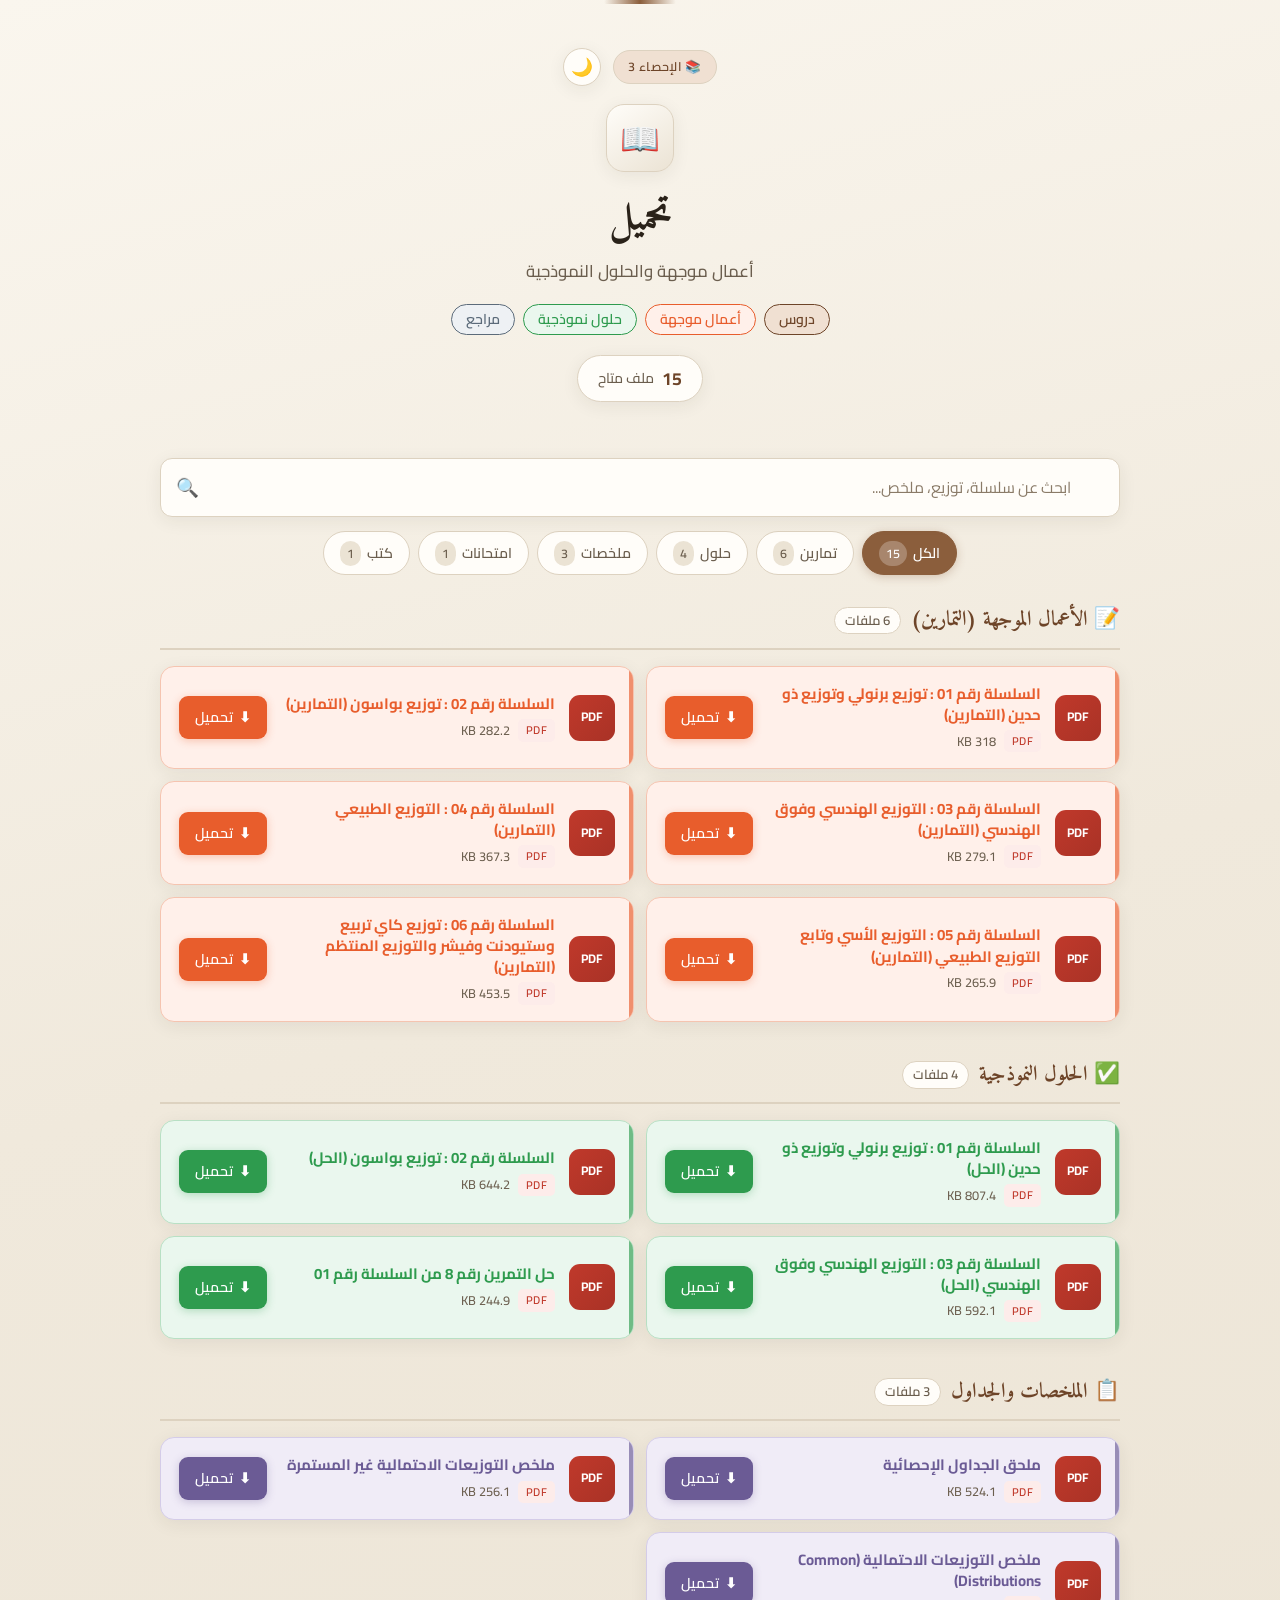
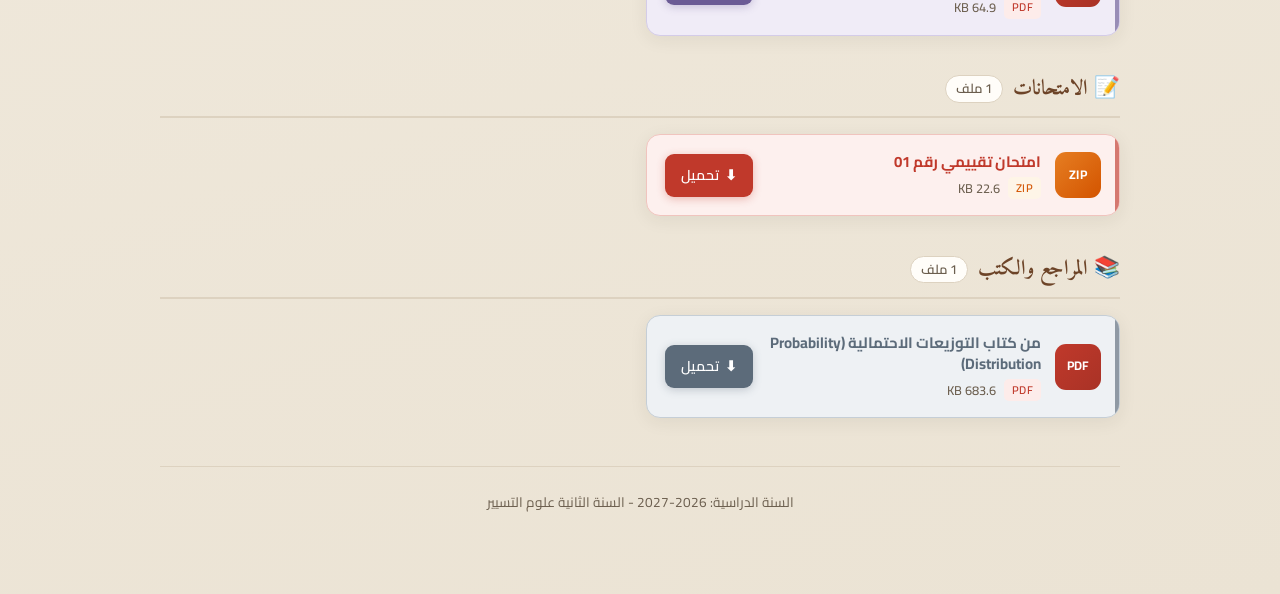
<file: stat3/index.html>
<!DOCTYPE html>
<html lang="ar" dir="rtl">
<head>
	<meta charset="UTF-8">
	<meta name="viewport" content="width=device-width, initial-scale=1.0">
	<title>الأعمال الموجهة – الإحصاء 3</title>
	<link rel="preconnect" href="https://fonts.googleapis.com">
	<link rel="preconnect" href="https://fonts.gstatic.com" crossorigin>
	<link href="https://fonts.googleapis.com/css2?family=Amiri:wght@400;700&family=Cairo:wght@400;500;600;700&display=swap" rel="stylesheet">
	<link rel="icon" type="image/png" href="education-icon.png" sizes="32x32">
	<meta property="og:image" content="education-icon.png">
	<style>
		:root {
			--bg: #f6f1e7;
			--bg-gradient: linear-gradient(165deg, #faf6ee 0%, #f0e9dc 45%, #ebe3d4 100%);
			--paper: #fffdf9;
			--paper-hover: #fff9f0;
			--ink: #2a2219;
			--muted: #6b5e4e;
			--muted-light: #8a7b68;
			--accent: #8b5e3c;
			--accent-light: #f0e0d2;
			--accent-dark: #6d4428;
			--border: #ddd2c0;
			--border-light: #ebe3d4;
			--shadow: 0 4px 18px rgba(44, 36, 27, 0.07);
			--shadow-hover: 0 12px 32px rgba(44, 36, 27, 0.12);
			--radius: 14px;
			--radius-sm: 10px;
			--transition: 0.22s cubic-bezier(0.4, 0, 0.2, 1);

			/* Categories */
			--exo: #e85d2c;
			--exo-bg: #fff0ea;
			--exo-border: #f5c4b0;
			--sol: #2e9b4e;
			--sol-bg: #eaf7ee;
			--sol-border: #b8e0c4;
			--book: #5c6b7a;
			--book-bg: #eef1f4;
			--book-border: #c5ced6;
			--sum: #6b5b95;
			--sum-bg: #f0ecf7;
			--sum-border: #d4cce8;
			--exam: #c0392b;
			--exam-bg: #fdf0ee;
			--exam-border: #f0c4be;
		}

		[data-theme="dark"] {
			--bg: #1a1714;
			--bg-gradient: linear-gradient(165deg, #1f1b17 0%, #181511 100%);
			--paper: #25211c;
			--paper-hover: #2e2923;
			--ink: #f0e9dc;
			--muted: #a89880;
			--muted-light: #8a7b68;
			--accent: #c48a5e;
			--accent-light: #3d3228;
			--accent-dark: #e0b08a;
			--border: #3d342c;
			--border-light: #322b24;
			--shadow: 0 4px 20px rgba(0, 0, 0, 0.35);
			--shadow-hover: 0 12px 36px rgba(0, 0, 0, 0.45);

			--exo-bg: #3a241c;
			--exo-border: #5c3a2e;
			--sol-bg: #1e3224;
			--sol-border: #2e4a36;
			--book-bg: #252a30;
			--book-border: #3a424c;
			--sum-bg: #2a2535;
			--sum-border: #3d3650;
			--exam-bg: #35221e;
			--exam-border: #4a322c;
		}

		* {
			box-sizing: border-box;
			margin: 0;
			padding: 0;
		}

		body {
			font-family: 'Cairo', 'Segoe UI', Tahoma, sans-serif;
			background: var(--bg);
			background-image: var(--bg-gradient);
			color: var(--ink);
			min-height: 100vh;
			line-height: 1.65;
			padding: 0 16px 80px;
			transition: background 0.3s ease, color 0.3s ease;
		}

		/* ── Header ── */
		.library-header {
			max-width: 960px;
			margin: 0 auto 28px;
			padding: 48px 20px 28px;
			text-align: center;
			position: relative;
		}

		.library-header::before {
			content: "";
			position: absolute;
			top: 0;
			left: 50%;
			transform: translateX(-50%);
			width: 72px;
			height: 4px;
			background: linear-gradient(90deg, transparent, var(--accent), transparent);
			border-radius: 2px;
		}

		.header-top {
			display: flex;
			align-items: center;
			justify-content: center;
			gap: 12px;
			margin-bottom: 18px;
			flex-wrap: wrap;
		}

		.library-badge {
			display: inline-flex;
			align-items: center;
			gap: 6px;
			background: var(--accent-light);
			color: var(--accent-dark);
			font-size: 0.78rem;
			font-weight: 600;
			letter-spacing: 0.03em;
			padding: 6px 14px;
			border-radius: 50px;
			border: 1px solid var(--border);
		}

		.theme-toggle {
			background: var(--paper);
			border: 1px solid var(--border);
			color: var(--muted);
			width: 38px;
			height: 38px;
			border-radius: 50%;
			cursor: pointer;
			display: flex;
			align-items: center;
			justify-content: center;
			font-size: 1.1rem;
			transition: all var(--transition);
			box-shadow: var(--shadow);
		}

		.theme-toggle:hover {
			background: var(--accent-light);
			color: var(--accent-dark);
			transform: scale(1.08);
		}

		.library-icon {
			width: 68px;
			height: 68px;
			margin: 0 auto 14px;
			background: linear-gradient(145deg, var(--paper), var(--border-light));
			border: 1px solid var(--border);
			border-radius: 18px;
			display: flex;
			align-items: center;
			justify-content: center;
			font-size: 32px;
			box-shadow: var(--shadow);
		}

		.library-header h1 {
			font-family: 'Amiri', serif;
			font-size: clamp(1.9rem, 5vw, 2.5rem);
			font-weight: 700;
			color: var(--ink);
			margin-bottom: 6px;
			letter-spacing: -0.02em;
		}

		.library-subtitle {
			font-size: 1.05rem;
			color: var(--muted);
			margin-bottom: 18px;
			font-weight: 500;
		}

		.category-pills {
			display: flex;
			align-items: center;
			justify-content: center;
			flex-wrap: wrap;
			gap: 8px;
			margin-bottom: 20px;
		}

		.category-pills span {
			display: inline-block;
			padding: 5px 14px;
			border-radius: 50px;
			font-weight: 600;
			font-size: 0.88rem;
			line-height: 1.4;
			border: 1px solid;
			transition: transform 0.15s ease, box-shadow 0.15s ease;
		}

		.category-pills span:hover {
			transform: translateY(-2px);
			box-shadow: var(--shadow);
		}

		.pill-lesson { background: var(--accent-light); color: var(--accent-dark); border-color: var(--accent); }
		.pill-exo    { background: var(--exo-bg); color: var(--exo); border-color: var(--exo); }
		.pill-sol    { background: var(--sol-bg); color: var(--sol); border-color: var(--sol); }
		.pill-book   { background: var(--book-bg); color: var(--book); border-color: var(--book); }

		.file-count {
			display: inline-flex;
			align-items: center;
			gap: 8px;
			background: var(--paper);
			border: 1px solid var(--border);
			padding: 8px 20px;
			border-radius: 50px;
			box-shadow: var(--shadow);
		}

		.count-number {
			font-weight: 700;
			font-size: 1.1rem;
			color: var(--accent-dark);
		}

		.count-label {
			font-size: 0.88rem;
			color: var(--muted);
			font-weight: 500;
		}

		/* ── Controls ── */
		.controls {
			max-width: 960px;
			margin: 0 auto 28px;
			display: flex;
			flex-direction: column;
			gap: 14px;
		}

		.search-box {
			position: relative;
		}

		.search-box input {
			width: 100%;
			padding: 14px 48px 14px 18px;
			border: 1px solid var(--border);
			border-radius: 12px;
			background: var(--paper);
			color: var(--ink);
			font-family: inherit;
			font-size: 0.98rem;
			outline: none;
			transition: border-color var(--transition), box-shadow var(--transition);
			box-shadow: var(--shadow);
		}

		.search-box input::placeholder {
			color: var(--muted-light);
		}

		.search-box input:focus {
			border-color: var(--accent);
			box-shadow: 0 0 0 3px rgba(139, 94, 60, 0.15);
		}

		.search-icon {
			position: absolute;
			left: 16px;
			top: 50%;
			transform: translateY(-50%);
			color: var(--muted);
			font-size: 1.15rem;
			pointer-events: none;
		}

		.filter-bar {
			display: flex;
			flex-wrap: wrap;
			gap: 8px;
			justify-content: center;
		}

		.filter-btn {
			padding: 8px 16px;
			border-radius: 50px;
			border: 1px solid var(--border);
			background: var(--paper);
			color: var(--muted);
			font-family: inherit;
			font-size: 0.88rem;
			font-weight: 600;
			cursor: pointer;
			transition: all var(--transition);
			display: inline-flex;
			align-items: center;
			gap: 6px;
		}

		.filter-btn:hover {
			border-color: var(--accent);
			color: var(--accent-dark);
			background: var(--accent-light);
		}

		.filter-btn.active {
			background: var(--accent);
			color: #fff;
			border-color: var(--accent);
			box-shadow: 0 2px 10px rgba(139, 94, 60, 0.3);
		}

		.filter-btn .count {
			background: rgba(255,255,255,0.25);
			padding: 1px 7px;
			border-radius: 20px;
			font-size: 0.78rem;
		}

		.filter-btn:not(.active) .count {
			background: var(--border-light);
			color: var(--muted);
		}

		/* ── Sections ── */
		.shelf {
			max-width: 960px;
			margin: 0 auto;
		}

		.section {
			margin-bottom: 36px;
		}

		.section-header {
			display: flex;
			align-items: center;
			gap: 10px;
			margin-bottom: 16px;
			padding-bottom: 10px;
			border-bottom: 2px solid var(--border);
		}

		.section-header h2 {
			font-family: 'Amiri', serif;
			font-size: 1.3rem;
			color: var(--accent-dark);
			font-weight: 700;
		}

		.section-header .section-count {
			font-size: 0.82rem;
			font-weight: 600;
			color: var(--muted);
			background: var(--paper);
			border: 1px solid var(--border);
			padding: 2px 10px;
			border-radius: 20px;
		}

		.file-grid {
			display: grid;
			grid-template-columns: 1fr;
			gap: 12px;
		}

		@media (min-width: 640px) {
			.file-grid {
				grid-template-columns: 1fr 1fr;
			}
		}

		/* ── File Cards ── */
		.file-card {
			background: var(--paper);
			border: 1px solid var(--border);
			border-radius: var(--radius);
			padding: 16px 18px;
			display: flex;
			align-items: center;
			gap: 14px;
			box-shadow: var(--shadow);
			transition: transform var(--transition), box-shadow var(--transition), border-color var(--transition), background var(--transition);
			position: relative;
			overflow: hidden;
		}

		.file-card::before {
			content: "";
			position: absolute;
			top: 0;
			right: 0;
			width: 4px;
			height: 100%;
			background: var(--accent);
			opacity: 0.65;
			transition: width 0.2s ease;
		}

		.file-card:hover {
			transform: translateY(-3px);
			box-shadow: var(--shadow-hover);
			border-color: var(--accent);
			background: var(--paper-hover);
		}

		.file-card:hover::before {
			width: 6px;
			opacity: 1;
		}

		.file-card.exo { border-color: var(--exo-border); background: var(--exo-bg); }
		.file-card.exo::before { background: var(--exo); }
		.file-card.sol { border-color: var(--sol-border); background: var(--sol-bg); }
		.file-card.sol::before { background: var(--sol); }
		.file-card.book { border-color: var(--book-border); background: var(--book-bg); }
		.file-card.book::before { background: var(--book); }
		.file-card.sum { border-color: var(--sum-border); background: var(--sum-bg); }
		.file-card.sum::before { background: var(--sum); }
		.file-card.exam { border-color: var(--exam-border); background: var(--exam-bg); }
		.file-card.exam::before { background: var(--exam); }

		.file-icon {
			flex-shrink: 0;
			width: 46px;
			height: 46px;
			border-radius: 11px;
			display: flex;
			align-items: center;
			justify-content: center;
			font-size: 0.78rem;
			font-weight: 700;
			color: white;
			letter-spacing: 0.02em;
		}

		.file-icon.pdf {
			background: linear-gradient(135deg, #c0392b, #a93226);
		}

		.file-icon.zip {
			background: linear-gradient(135deg, #e67e22, #d35400);
		}

		.file-info {
			flex: 1;
			min-width: 0;
		}

		.file-name {
			font-weight: 600;
			font-size: 0.94rem;
			color: var(--ink);
			margin-bottom: 5px;
			word-break: break-word;
			line-height: 1.4;
		}

		.file-card.exo .file-name { color: var(--exo); font-weight: 700; }
		.file-card.sol .file-name { color: var(--sol); font-weight: 700; }
		.file-card.book .file-name { color: var(--book); font-weight: 700; }
		.file-card.sum .file-name { color: var(--sum); font-weight: 700; }
		.file-card.exam .file-name { color: var(--exam); font-weight: 700; }

		.file-meta {
			font-size: 0.8rem;
			color: var(--muted);
			display: flex;
			align-items: center;
			gap: 8px;
			flex-wrap: wrap;
		}

		.badge {
			display: inline-block;
			font-size: 0.7rem;
			font-weight: 600;
			padding: 2px 8px;
			border-radius: 5px;
			letter-spacing: 0.03em;
		}

		.badge.pdf {
			background: #fdecea;
			color: #c0392b;
		}

		.badge.zip {
			background: #fef5e7;
			color: #d35400;
		}

		[data-theme="dark"] .badge.pdf {
			background: #3a221e;
			color: #e0746a;
		}

		[data-theme="dark"] .badge.zip {
			background: #3a2e1c;
			color: #e8a45a;
		}

		.file-size {
			color: var(--muted);
			font-weight: 500;
		}

		.btn-download {
			flex-shrink: 0;
			display: inline-flex;
			align-items: center;
			gap: 6px;
			background: var(--accent);
			color: #fff;
			text-decoration: none;
			font-size: 0.88rem;
			font-weight: 600;
			padding: 10px 16px;
			border-radius: 9px;
			transition: background var(--transition), transform 0.15s ease, box-shadow var(--transition);
			box-shadow: 0 2px 8px rgba(139, 94, 60, 0.25);
		}

		.btn-download:hover {
			background: var(--accent-dark);
			transform: scale(1.04);
			box-shadow: 0 4px 14px rgba(139, 94, 60, 0.35);
		}

		.btn-download:active {
			transform: scale(0.97);
		}

		.file-card.exo .btn-download {
			background: var(--exo);
			box-shadow: 0 2px 8px rgba(232, 93, 44, 0.3);
		}
		.file-card.exo .btn-download:hover { background: #c44a20; }

		.file-card.sol .btn-download {
			background: var(--sol);
			box-shadow: 0 2px 8px rgba(46, 155, 78, 0.3);
		}
		.file-card.sol .btn-download:hover { background: #247a3c; }

		.file-card.book .btn-download {
			background: var(--book);
			box-shadow: 0 2px 8px rgba(92, 107, 122, 0.3);
		}
		.file-card.book .btn-download:hover { background: #45525e; }

		.file-card.sum .btn-download {
			background: var(--sum);
			box-shadow: 0 2px 8px rgba(107, 91, 149, 0.3);
		}
		.file-card.sum .btn-download:hover { background: #56497a; }

		.file-card.exam .btn-download {
			background: var(--exam);
			box-shadow: 0 2px 8px rgba(192, 57, 43, 0.3);
		}
		.file-card.exam .btn-download:hover { background: #a32f23; }

		/* ── Empty / Hidden ── */
		.empty-state {
			text-align: center;
			padding: 50px 20px;
			background: var(--paper);
			border: 1px dashed var(--border);
			border-radius: var(--radius);
			color: var(--muted);
			display: none;
		}

		.empty-state.visible {
			display: block;
		}

		.empty-icon {
			font-size: 42px;
			margin-bottom: 12px;
			opacity: 0.45;
		}

		.section.hidden,
		.file-card.hidden {
			display: none;
		}

		/* ── Footer ── */
		.library-footer {
			max-width: 960px;
			margin: 48px auto 0;
			text-align: center;
			font-size: 0.85rem;
			color: var(--muted);
			padding-top: 24px;
			border-top: 1px solid var(--border);
		}

		/* ── Animations ── */
		@keyframes fadeInUp {
			from {
				opacity: 0;
				transform: translateY(12px);
			}
			to {
				opacity: 1;
				transform: translateY(0);
			}
		}

		.file-card {
			animation: fadeInUp 0.35s ease both;
		}

		.file-grid .file-card:nth-child(1) { animation-delay: 0.02s; }
		.file-grid .file-card:nth-child(2) { animation-delay: 0.05s; }
		.file-grid .file-card:nth-child(3) { animation-delay: 0.08s; }
		.file-grid .file-card:nth-child(4) { animation-delay: 0.11s; }
		.file-grid .file-card:nth-child(5) { animation-delay: 0.14s; }
		.file-grid .file-card:nth-child(6) { animation-delay: 0.17s; }

		.filter-btn:focus-visible,
		.btn-download:focus-visible,
		.theme-toggle:focus-visible,
		.search-box input:focus-visible {
			outline: 2px solid var(--accent);
			outline-offset: 2px;
		}
	</style>
</head>
<body>
	<header class="library-header">
		<div class="header-top">
			<span class="library-badge">📚 الإحصاء 3</span>
			<button class="theme-toggle" id="themeToggle" title="تبديل الوضع الليلي/النهاري" aria-label="تبديل الوضع">🌙</button>
		</div>

		<div class="library-icon">📖</div>
		<h1>تحميل</h1>
		<p class="library-subtitle">أعمال موجهة والحلول النموذجية</p>

		<div class="category-pills">
			<span class="pill-lesson">دروس</span>
			<span class="pill-exo">أعمال موجهة</span>
			<span class="pill-sol">حلول نموذجية</span>
			<span class="pill-book">مراجع</span>
		</div>

		<div class="file-count">
			<span class="count-number" id="totalCount">15</span>
			<span class="count-label">ملف متاح</span>
		</div>
	</header>

	<div class="controls">
		<div class="search-box">
			<input type="search" id="searchInput" placeholder="ابحث عن سلسلة، توزيع، ملخص..." autocomplete="off" aria-label="بحث في الملفات">
			<span class="search-icon">🔍</span>
		</div>

		<div class="filter-bar" role="group" aria-label="تصفية الملفات">
			<button class="filter-btn active" data-filter="all">الكل <span class="count" id="count-all">15</span></button>
			<button class="filter-btn" data-filter="exo">تمارين <span class="count" id="count-exo">6</span></button>
			<button class="filter-btn" data-filter="sol">حلول <span class="count" id="count-sol">4</span></button>
			<button class="filter-btn" data-filter="sum">ملخصات <span class="count" id="count-sum">3</span></button>
			<button class="filter-btn" data-filter="exam">امتحانات <span class="count" id="count-exam">1</span></button>
			<button class="filter-btn" data-filter="book">كتب <span class="count" id="count-book">1</span></button>
		</div>
	</div>

	<main class="shelf">
		<!-- تمارين -->
		<section class="section" data-section="exo">
			<div class="section-header">
				<h2>📝 الأعمال الموجهة (التمارين)</h2>
				<span class="section-count">6 ملفات</span>
			</div>
			<div class="file-grid">
				<article class="file-card exo" data-category="exo" data-name="السلسلة رقم 01 توزيع برنولي وتوزيع ذو حدين التمارين">
					<div class="file-icon pdf">PDF</div>
					<div class="file-info">
						<div class="file-name">السلسلة رقم 01 : توزيع برنولي وتوزيع ذو حدين (التمارين)</div>
						<div class="file-meta">
							<span class="badge pdf">PDF</span>
							<span class="file-size">318 KB</span>
						</div>
					</div>
					<a class="btn-download" href="?download=%D8%A7%D9%84%D8%B3%D9%84%D8%B3%D9%84%D8%A9%20%D8%B1%D9%82%D9%85%2001_%20%D8%AA%D9%88%D8%B2%D9%8A%D8%B9%20%D8%A8%D8%B1%D9%86%D9%88%D9%84%D9%8A%20%D9%88%D8%AA%D9%88%D8%B2%D9%8A%D8%B9%20%D8%B0%D9%88%20%D8%AD%D8%AF%D9%8A%D9%86%20%28%D8%A7%D9%84%D8%AA%D9%85%D8%A7%D8%B1%D9%8A%D9%86%29.pdf">
						<span>⬇</span> تحميل
					</a>
				</article>

				<article class="file-card exo" data-category="exo" data-name="السلسلة رقم 02 توزيع بواسون التمارين">
					<div class="file-icon pdf">PDF</div>
					<div class="file-info">
						<div class="file-name">السلسلة رقم 02 : توزيع بواسون (التمارين)</div>
						<div class="file-meta">
							<span class="badge pdf">PDF</span>
							<span class="file-size">282.2 KB</span>
						</div>
					</div>
					<a class="btn-download" href="?download=%D8%A7%D9%84%D8%B3%D9%84%D8%B3%D9%84%D8%A9%20%D8%B1%D9%82%D9%85%2002_%20%D8%AA%D9%88%D8%B2%D9%8A%D8%B9%20%D8%A8%D9%88%D8%A7%D8%B3%D9%88%D9%86%20%28%D8%A7%D9%84%D8%AA%D9%85%D8%A7%D8%B1%D9%8A%D9%86%29.pdf">
						<span>⬇</span> تحميل
					</a>
				</article>

				<article class="file-card exo" data-category="exo" data-name="السلسلة رقم 03 التوزيع الهندسي وفوق الهندسي التمارين">
					<div class="file-icon pdf">PDF</div>
					<div class="file-info">
						<div class="file-name">السلسلة رقم 03 : التوزيع الهندسي وفوق الهندسي (التمارين)</div>
						<div class="file-meta">
							<span class="badge pdf">PDF</span>
							<span class="file-size">279.1 KB</span>
						</div>
					</div>
					<a class="btn-download" href="?download=%D8%A7%D9%84%D8%B3%D9%84%D8%B3%D9%84%D8%A9%20%D8%B1%D9%82%D9%85%2003_%20%D8%A7%D9%84%D8%AA%D9%88%D8%B2%D9%8A%D8%B9%20%D8%A7%D9%84%D9%87%D9%86%D8%AF%D8%B3%D9%8A%20%D9%88%D9%81%D9%88%D9%82%20%D8%A7%D9%84%D9%87%D9%86%D8%AF%D8%B3%D9%8A%20%28%D8%A7%D9%84%D8%AA%D9%85%D8%A7%D8%B1%D9%8A%D9%86%29.pdf">
						<span>⬇</span> تحميل
					</a>
				</article>

				<article class="file-card exo" data-category="exo" data-name="السلسلة رقم 04 التوزيع الطبيعي التمارين">
					<div class="file-icon pdf">PDF</div>
					<div class="file-info">
						<div class="file-name">السلسلة رقم 04 : التوزيع الطبيعي (التمارين)</div>
						<div class="file-meta">
							<span class="badge pdf">PDF</span>
							<span class="file-size">367.3 KB</span>
						</div>
					</div>
					<a class="btn-download" href="?download=%D8%A7%D9%84%D8%B3%D9%84%D8%B3%D9%84%D8%A9%20%D8%B1%D9%82%D9%85%2004_%20%D8%A7%D9%84%D8%AA%D9%88%D8%B2%D9%8A%D8%B9%20%D8%A7%D9%84%D8%B7%D8%A8%D9%8A%D8%B9%D9%8A%20%28%D8%A7%D9%84%D8%AA%D9%85%D8%A7%D8%B1%D9%8A%D9%86%29.pdf">
						<span>⬇</span> تحميل
					</a>
				</article>

				<article class="file-card exo" data-category="exo" data-name="السلسلة رقم 05 التوزيع الأسي وتابع التوزيع الطبيعي التمارين">
					<div class="file-icon pdf">PDF</div>
					<div class="file-info">
						<div class="file-name">السلسلة رقم 05 : التوزيع الأسي وتابع التوزيع الطبيعي (التمارين)</div>
						<div class="file-meta">
							<span class="badge pdf">PDF</span>
							<span class="file-size">265.9 KB</span>
						</div>
					</div>
					<a class="btn-download" href="?download=%D8%A7%D9%84%D8%B3%D9%84%D8%B3%D9%84%D8%A9%20%D8%B1%D9%82%D9%85%2005_%20%D8%A7%D9%84%D8%AA%D9%88%D8%B2%D9%8A%D8%B9%20%D8%A7%D9%84%D8%A3%D8%B3%D9%8A%20%D9%88%D8%AA%D8%A7%D8%A8%D8%B9%20%D8%A7%D9%84%D8%AA%D9%88%D8%B2%D9%8A%D8%B9%20%D8%A7%D9%84%D8%B7%D8%A8%D9%8A%D8%B9%D9%8A%20%28%D8%A7%D9%84%D8%AA%D9%85%D8%A7%D8%B1%D9%8A%D9%86%29.pdf">
						<span>⬇</span> تحميل
					</a>
				</article>

				<article class="file-card exo" data-category="exo" data-name="السلسلة رقم 06 توزيع كاي تربيع وستيودنت وفيشر والتوزيع المنتظم التمارين">
					<div class="file-icon pdf">PDF</div>
					<div class="file-info">
						<div class="file-name">السلسلة رقم 06 : توزيع كاي تربيع وستيودنت وفيشر والتوزيع المنتظم (التمارين)</div>
						<div class="file-meta">
							<span class="badge pdf">PDF</span>
							<span class="file-size">453.5 KB</span>
						</div>
					</div>
					<a class="btn-download" href="?download=%D8%A7%D9%84%D8%B3%D9%84%D8%B3%D9%84%D8%A9%20%D8%B1%D9%82%D9%85%2006_%20%D8%AA%D9%88%D8%B2%D9%8A%D8%B9%20%D9%83%D8%A7%D9%8A%20%D8%AA%D8%B1%D8%A8%D9%8A%D8%B9%20%D9%88%D8%B3%D8%AA%D9%8A%D9%88%D8%AF%D9%86%D8%AA%20%D9%88%D9%81%D9%8A%D8%B4%D8%B1%20%D9%88%D8%A7%D9%84%D8%AA%D9%88%D8%B2%D9%8A%D8%B9%20%D8%A7%D9%84%D9%85%D9%86%D8%AA%D8%B8%D9%85%20%28%D8%A7%D9%84%D8%AA%D9%85%D8%A7%D8%B1%D9%8A%D9%86%29.pdf">
						<span>⬇</span> تحميل
					</a>
				</article>
			</div>
		</section>

		<!-- حلول -->
		<section class="section" data-section="sol">
			<div class="section-header">
				<h2>✅ الحلول النموذجية</h2>
				<span class="section-count">4 ملفات</span>
			</div>
			<div class="file-grid">
				<article class="file-card sol" data-category="sol" data-name="السلسلة رقم 01 توزيع برنولي وتوزيع ذو حدين الحل">
					<div class="file-icon pdf">PDF</div>
					<div class="file-info">
						<div class="file-name">السلسلة رقم 01 : توزيع برنولي وتوزيع ذو حدين (الحل)</div>
						<div class="file-meta">
							<span class="badge pdf">PDF</span>
							<span class="file-size">807.4 KB</span>
						</div>
					</div>
					<a class="btn-download" href="?download=%D8%A7%D9%84%D8%B3%D9%84%D8%B3%D9%84%D8%A9%20%D8%B1%D9%82%D9%85%2001_%20%D8%AA%D9%88%D8%B2%D9%8A%D8%B9%20%D8%A8%D8%B1%D9%86%D9%88%D9%84%D9%8A%20%D9%88%D8%AA%D9%88%D8%B2%D9%8A%D8%B9%20%D8%B0%D9%88%20%D8%AD%D8%AF%D9%8A%D9%86%20%28%D8%A7%D9%84%D8%AD%D9%84%29.pdf">
						<span>⬇</span> تحميل
					</a>
				</article>

				<article class="file-card sol" data-category="sol" data-name="السلسلة رقم 02 توزيع بواسون الحل">
					<div class="file-icon pdf">PDF</div>
					<div class="file-info">
						<div class="file-name">السلسلة رقم 02 : توزيع بواسون (الحل)</div>
						<div class="file-meta">
							<span class="badge pdf">PDF</span>
							<span class="file-size">644.2 KB</span>
						</div>
					</div>
					<a class="btn-download" href="?download=%D8%A7%D9%84%D8%B3%D9%84%D8%B3%D9%84%D8%A9%20%D8%B1%D9%82%D9%85%2002_%20%D8%AA%D9%88%D8%B2%D9%8A%D8%B9%20%D8%A8%D9%88%D8%A7%D8%B3%D9%88%D9%86%20%28%D8%A7%D9%84%D8%AD%D9%84%29.pdf">
						<span>⬇</span> تحميل
					</a>
				</article>

				<article class="file-card sol" data-category="sol" data-name="السلسلة رقم 03 التوزيع الهندسي وفوق الهندسي الحل">
					<div class="file-icon pdf">PDF</div>
					<div class="file-info">
						<div class="file-name">السلسلة رقم 03 : التوزيع الهندسي وفوق الهندسي (الحل)</div>
						<div class="file-meta">
							<span class="badge pdf">PDF</span>
							<span class="file-size">592.1 KB</span>
						</div>
					</div>
					<a class="btn-download" href="?download=%D8%A7%D9%84%D8%B3%D9%84%D8%B3%D9%84%D8%A9%20%D8%B1%D9%82%D9%85%2003_%20%D8%A7%D9%84%D8%AA%D9%88%D8%B2%D9%8A%D8%B9%20%D8%A7%D9%84%D9%87%D9%86%D8%AF%D8%B3%D9%8A%20%D9%88%D9%81%D9%88%D9%82%20%D8%A7%D9%84%D9%87%D9%86%D8%AF%D8%B3%D9%8A%20%28%D8%A7%D9%84%D8%AD%D9%84%29.pdf">
						<span>⬇</span> تحميل
					</a>
				</article>

				<article class="file-card sol" data-category="sol" data-name="حل التمرين رقم 8 من السلسلة رقم 01">
					<div class="file-icon pdf">PDF</div>
					<div class="file-info">
						<div class="file-name">حل التمرين رقم 8 من السلسلة رقم 01</div>
						<div class="file-meta">
							<span class="badge pdf">PDF</span>
							<span class="file-size">244.9 KB</span>
						</div>
					</div>
					<a class="btn-download" href="?download=%D8%AD%D9%84%20%D8%A7%D9%84%D8%AA%D9%85%D8%B1%D9%8A%D9%86%20%D8%B1%D9%82%D9%85%208%20%D9%85%D9%86%20%D8%A7%D9%84%D8%B3%D9%84%D8%B3%D9%84%D8%A9%20%D8%B1%D9%82%D9%85%2001.pdf">
						<span>⬇</span> تحميل
					</a>
				</article>
			</div>
		</section>

		<!-- ملخصات -->
		<section class="section" data-section="sum">
			<div class="section-header">
				<h2>📋 الملخصات والجداول</h2>
				<span class="section-count">3 ملفات</span>
			</div>
			<div class="file-grid">
				<article class="file-card sum" data-category="sum" data-name="ملحق الجداول الاحصائية">
					<div class="file-icon pdf">PDF</div>
					<div class="file-info">
						<div class="file-name">ملحق الجداول الإحصائية</div>
						<div class="file-meta">
							<span class="badge pdf">PDF</span>
							<span class="file-size">524.1 KB</span>
						</div>
					</div>
					<a class="btn-download" href="?download=%D9%85%D9%84%D8%AD%D9%82%20%D8%A7%D9%84%D8%AC%D8%AF%D8%A7%D9%88%D9%84%20%D8%A7%D9%84%D8%A7%D8%AD%D8%B5%D8%A7%D8%A6%D9%8A%D8%A9.pdf">
						<span>⬇</span> تحميل
					</a>
				</article>

				<article class="file-card sum" data-category="sum" data-name="ملخص التوزيعات الاحتمالية غير مستمرة">
					<div class="file-icon pdf">PDF</div>
					<div class="file-info">
						<div class="file-name">ملخص التوزيعات الاحتمالية غير المستمرة</div>
						<div class="file-meta">
							<span class="badge pdf">PDF</span>
							<span class="file-size">256.1 KB</span>
						</div>
					</div>
					<a class="btn-download" href="?download=%D9%85%D9%84%D8%AE%D8%B5%20%D8%A7%D9%84%D8%AA%D9%88%D8%B2%D9%8A%D8%B9%D8%A7%D8%AA%20%20%D8%A7%D9%84%D8%A7%D8%AD%D8%AA%D9%85%D8%A7%D9%84%D9%8A%D8%A9%20%D8%BA%D9%8A%D8%B1%20%D9%85%D8%B3%D8%AA%D9%85%D8%B1%D8%A9.pdf">
						<span>⬇</span> تحميل
					</a>
				</article>

				<article class="file-card sum" data-category="sum" data-name="ملخص التوزيعات الاحتمالية Common Distributions">
					<div class="file-icon pdf">PDF</div>
					<div class="file-info">
						<div class="file-name">ملخص التوزيعات الاحتمالية (Common Distributions)</div>
						<div class="file-meta">
							<span class="badge pdf">PDF</span>
							<span class="file-size">64.9 KB</span>
						</div>
					</div>
					<a class="btn-download" href="?download=%D9%85%D9%84%D8%AE%D8%B5%20%D8%A7%D9%84%D8%AA%D9%88%D8%B2%D9%8A%D8%B9%D8%A7%D8%AA%20%D8%A7%D9%84%D8%A7%D8%AD%D8%AA%D9%85%D8%A7%D9%84%D9%8A%D8%A9%20%28Common%20Distributions%29.pdf">
						<span>⬇</span> تحميل
					</a>
				</article>
			</div>
		</section>

		<!-- امتحانات -->
		<section class="section" data-section="exam">
			<div class="section-header">
				<h2>📝 الامتحانات</h2>
				<span class="section-count">1 ملف</span>
			</div>
			<div class="file-grid">
				<article class="file-card exam" data-category="exam" data-name="امتحان تقييمي رقم 01">
					<div class="file-icon zip">ZIP</div>
					<div class="file-info">
						<div class="file-name">امتحان تقييمي رقم 01</div>
						<div class="file-meta">
							<span class="badge zip">ZIP</span>
							<span class="file-size">22.6 KB</span>
						</div>
					</div>
					<a class="btn-download" href="?download=%D8%A7%D9%85%D8%AA%D8%AD%D8%A7%D9%86%20%D8%AA%D9%82%D9%8A%D9%8A%D9%85%D9%8A%20%D8%B1%D9%82%D9%85%2001.zip">
						<span>⬇</span> تحميل
					</a>
				</article>
			</div>
		</section>

		<!-- كتب -->
		<section class="section" data-section="book">
			<div class="section-header">
				<h2>📚 المراجع والكتب</h2>
				<span class="section-count">1 ملف</span>
			</div>
			<div class="file-grid">
				<article class="file-card book" data-category="book" data-name="من كتاب التوزيعات الاحتمالية Probability Distribution">
					<div class="file-icon pdf">PDF</div>
					<div class="file-info">
						<div class="file-name">من كتاب التوزيعات الاحتمالية (Probability Distribution)</div>
						<div class="file-meta">
							<span class="badge pdf">PDF</span>
							<span class="file-size">683.6 KB</span>
						</div>
					</div>
					<a class="btn-download" href="?download=%D9%85%D9%86%20%D9%83%D8%AA%D8%A7%D8%A8%20%D8%A7%D9%84%D8%AA%D9%88%D8%B2%D9%8A%D8%B9%D8%A7%D8%AA%20%D8%A7%D8%A7%D9%84%D8%A7%D8%AD%D8%AA%D9%85%D8%A7%D9%84%D9%8A%D8%A9%20%28Probability%20Distribution%29.pdf">
						<span>⬇</span> تحميل
					</a>
				</article>
			</div>
		</section>

		<!-- Empty state -->
		<div class="empty-state" id="emptyState">
			<div class="empty-icon">📂</div>
			<p>لا توجد ملفات تطابق بحثك</p>
		</div>
	</main>

	<footer class="library-footer">
		السنة الدراسية: 2026-2027 - السنة الثانية علوم التسيير
	</footer>

	<script>
		(function () {
			const searchInput = document.getElementById('searchInput');
			const filterBtns = document.querySelectorAll('.filter-btn');
			const cards = document.querySelectorAll('.file-card');
			const sections = document.querySelectorAll('.section');
			const emptyState = document.getElementById('emptyState');
			const totalCountEl = document.getElementById('totalCount');
			const themeToggle = document.getElementById('themeToggle');

			let currentFilter = 'all';
			let searchQuery = '';

			// Theme
			const savedTheme = localStorage.getItem('stat3-theme');
			if (savedTheme === 'dark') {
				document.documentElement.setAttribute('data-theme', 'dark');
				themeToggle.textContent = '☀️';
			}

			themeToggle.addEventListener('click', () => {
				const isDark = document.documentElement.getAttribute('data-theme') === 'dark';
				if (isDark) {
					document.documentElement.removeAttribute('data-theme');
					themeToggle.textContent = '🌙';
					localStorage.setItem('stat3-theme', 'light');
				} else {
					document.documentElement.setAttribute('data-theme', 'dark');
					themeToggle.textContent = '☀️';
					localStorage.setItem('stat3-theme', 'dark');
				}
			});

			function updateView() {
				let visibleCount = 0;
				const sectionVisible = {};

				cards.forEach(card => {
					const category = card.dataset.category;
					const name = (card.dataset.name || '').toLowerCase();
					const matchesFilter = currentFilter === 'all' || category === currentFilter;
					const matchesSearch = !searchQuery || name.includes(searchQuery);

					if (matchesFilter && matchesSearch) {
						card.classList.remove('hidden');
						visibleCount++;
						sectionVisible[category] = true;
					} else {
						card.classList.add('hidden');
					}
				});

				sections.forEach(section => {
					const sec = section.dataset.section;
					if (currentFilter === 'all') {
						// Show section only if it has visible cards
						const hasVisible = section.querySelector('.file-card:not(.hidden)');
						section.classList.toggle('hidden', !hasVisible);
					} else {
						section.classList.toggle('hidden', sec !== currentFilter || !sectionVisible[sec]);
					}
				});

				emptyState.classList.toggle('visible', visibleCount === 0);
				totalCountEl.textContent = visibleCount;
			}

			// Search
			searchInput.addEventListener('input', () => {
				searchQuery = searchInput.value.trim().toLowerCase();
				updateView();
			});

			// Filters
			filterBtns.forEach(btn => {
				btn.addEventListener('click', () => {
					filterBtns.forEach(b => b.classList.remove('active'));
					btn.classList.add('active');
					currentFilter = btn.dataset.filter;
					updateView();
				});
			});

			// Keyboard: Escape clears search
			searchInput.addEventListener('keydown', (e) => {
				if (e.key === 'Escape') {
					searchInput.value = '';
					searchQuery = '';
					updateView();
					searchInput.blur();
				}
			});
		})();
	</script>
</body>
</html>
</file>
